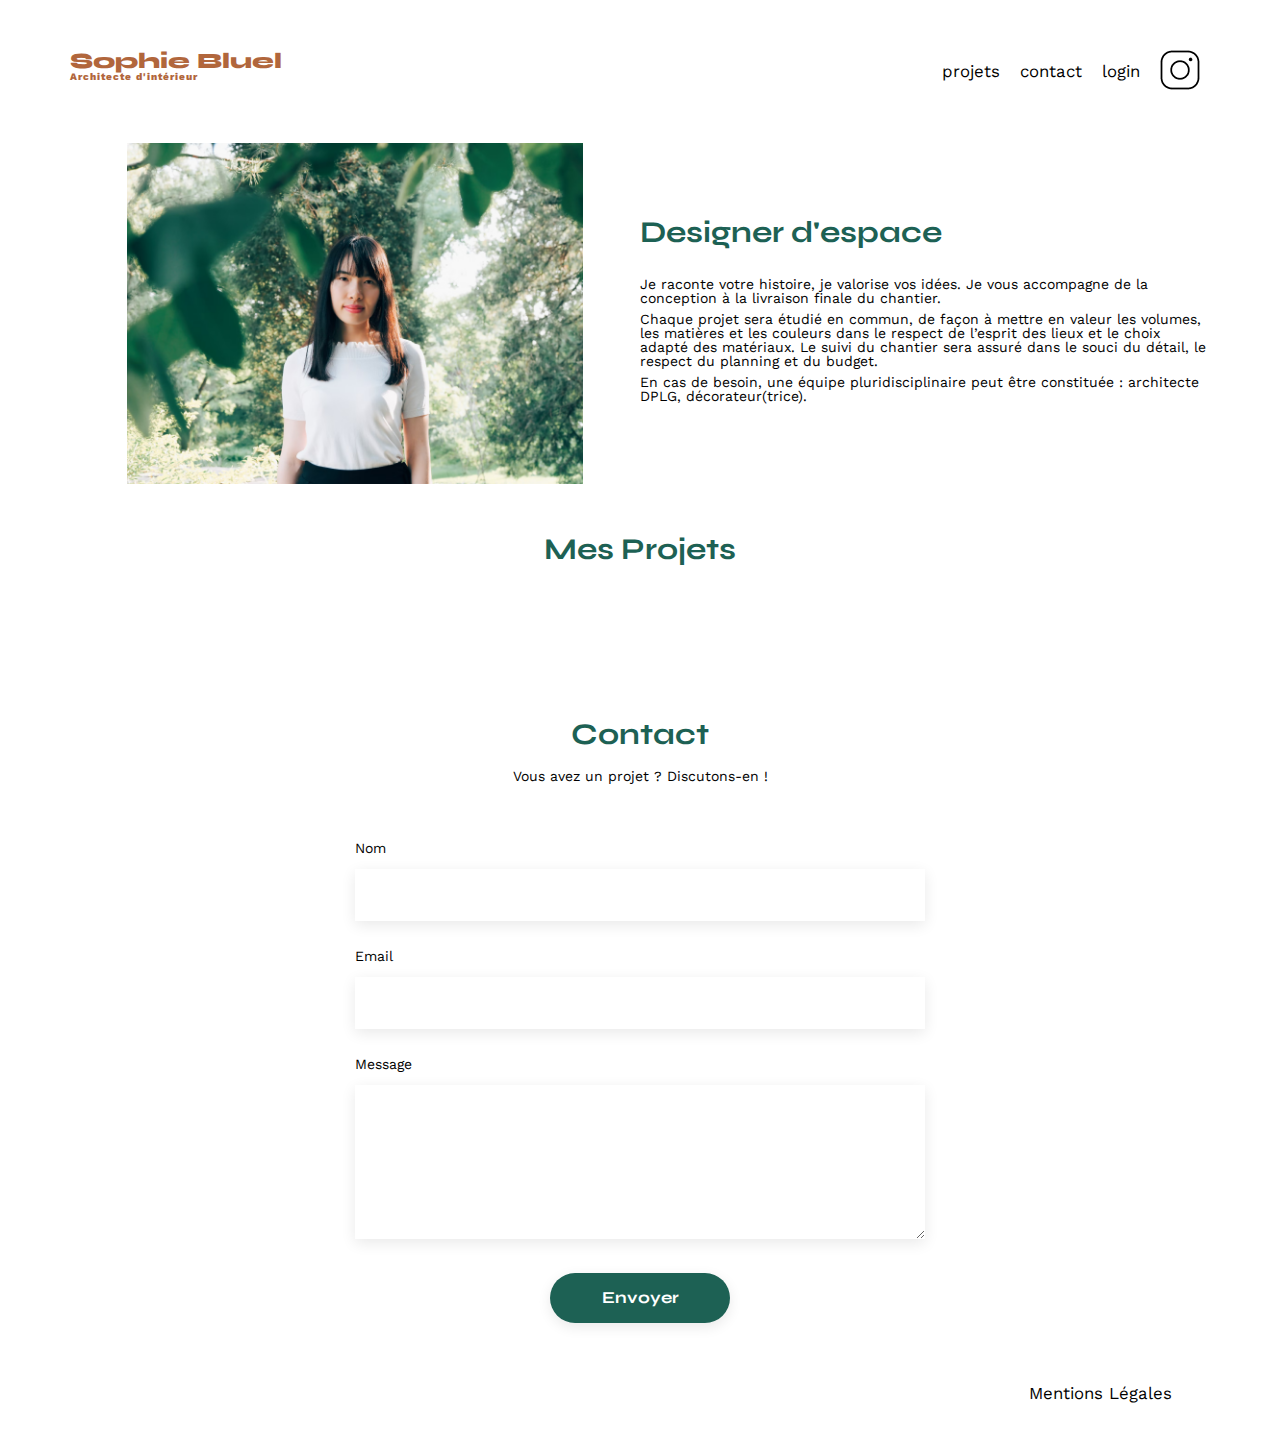
<file: FrontEnd/index.html>
<!DOCTYPE html>
<html lang="fr">
  <head>
    <meta charset="UTF-8" />
    <title>Sophie Bluel - Architecte d'intérieur</title>
    <meta name="viewport" content="width=device-width, initial-scale=1.0" />
    <link rel="preconnect" href="https://fonts.googleapis.com" />
    <link rel="preconnect" href="https://fonts.gstatic.com" crossorigin />
    <link
      href="https://fonts.googleapis.com/css2?family=Syne:wght@700;800&family=Work+Sans&display=swap"
      rel="stylesheet"
    />
    <link
      rel="stylesheet"
      href="https://cdnjs.cloudflare.com/ajax/libs/font-awesome/6.4.0/css/all.min.css"
      integrity="sha512-iecdLmaskl7CVkqkXNQ/ZH/XLlvWZOJyj7Yy7tcenmpD1ypASozpmT/E0iPtmFIB46ZmdtAc9eNBvH0H/ZpiBw=="
      crossorigin="anonymous"
      referrerpolicy="no-referrer"
    />
    <meta name="description" content="" />
    <link rel="stylesheet" href="./assets/style.css" />
  </head>
  <!-- barre noir  -->
  <body>
    <aside class="blackBar" style="display: none">
      <i class="fa-regular fa-pen-to-square"></i>
      <p>Mode édition</p>
    </aside>
    <header>
      <h1>Sophie Bluel <span>Architecte d'intérieur</span></h1>
      <nav>
        <ul>
          <li>projets</li>
          <li>contact</li>
          <a id="loginButton" href="./login.html"><li>login</li></a>
          <li><img src="./assets/icons/instagram.png" alt="Instagram" /></li>
        </ul>
      </nav>
    </header>
    <main>
      <section id="introduction">
        <figure>
          <img src="./assets/images/sophie-bluel.png" alt="" />
        </figure>
        <article>
          <h2>Designer d'espace</h2>
          <p>
            Je raconte votre histoire, je valorise vos idées. Je vous accompagne
            de la conception à la livraison finale du chantier.
          </p>
          <p>
            Chaque projet sera étudié en commun, de façon à mettre en valeur les
            volumes, les matières et les couleurs dans le respect de l’esprit
            des lieux et le choix adapté des matériaux. Le suivi du chantier
            sera assuré dans le souci du détail, le respect du planning et du
            budget.
          </p>
          <p>
            En cas de besoin, une équipe pluridisciplinaire peut être constituée
            : architecte DPLG, décorateur(trice).
          </p>
        </article>
      </section>
      <section id="portfolio">
        <h2>
          Mes Projets
          <a class="js__modal" href="#modal1" style="display: none"
            ><i class="fa-solid fa-pen-to-square"></i>modifier</a
          >
        </h2>
        <!-- barre noir  -->
        <aside class="blackBar" style="display: none">
          <i class="fa-regular fa-pen-to-square"></i>
          <p>Mode édition</p>
        </aside>
        <!-- modal 1-->
        <aside
          id="modal1"
          class="modal"
          aria-hidden="true"
          aria-labelledby="title__modal"
          style="display: none"
        >
          <div class="modal__wrapper js__modal__stop">
            <i class="fa-solid fa-xmark close__icon"></i>
            <h3 id="title__modal">Galerie Photos</h3>
            <span></span>
            <div class="gallery__modal" id="galleryModal"></div>
            <div id="submit__modal">
              <form action="#" method="post">
                <input
                  type="button"
                  id="submit__add__picture"
                  value="Ajouter une photo"
                />
              </form>
            </div>
          </div>
        </aside>
        <!-- modal2 -->
        <aside
          id="modal2"
          class="modal"
          aria-hidden="true"
          aria-labelledby="title__modal2"
          style="display: none"
        >
          <div class="modal__wrapper js__modal__stop">
            <i class="fa-solid fa-arrow-left return__icon"></i>
            <i class="fa-solid fa-xmark close__icon"></i>
            <form class="add__picture">
              <h3 id="title__modal">Ajout de photo</h3>
              <div class="add__picture__preview">
                <i class="fa-regular fa-image"></i>

                <input
                  type="file"
                  class="add__picture__btn"
                  id="add__picture__modal"
                  accept="image/*"
                  hidden
                />
                <label for="file" id="add__picture__upload">
                  + Ajouter photo
                </label>
                <span class="messageUpload"></span>
                <p>jpg, png : 4mo max</p>
              </div>
              <div class="add__picture__title">
                <label for="input-title">Titre</label>
                <input type="text" name="title" id="input-title" />

                <div class="category">
                  <label for="categories"> Catégorie </label>
                  <select name="category" id="category">
                    <option
                      value="0"
                      disabled
                      selected
                      hidden
                      label="Choisissez une option"
                      --
                    >
                      >
                    </option>
                    <option value="1">Objets</option>
                    <option value="2">Appartements</option>
                    <option value="3">Hotels & restaurants</option>
                  </select>
                </div>
              </div>
              <div id="form__valid">
                <form action="#" method="post">
                  <input type="button" id="add__modal" value="Valider" />
                </form>
              </div>
            </form>
          </div>
        </aside>
        <div id="container-filter"></div>
        <div class="gallery"></div>
      </section>
      <section id="contact">
        <h2>Contact</h2>
        <p>Vous avez un projet ? Discutons-en !</p>
        <form action="#" method="post">
          <label for="name">Nom</label>
          <input type="text" name="name" id="name" />
          <label for="email">Email</label>
          <input type="email" name="email" id="email" />
          <label for="message">Message</label>
          <textarea name="message" id="message" cols="30" rows="10"></textarea>
          <input type="submit" value="Envoyer" />
        </form>
      </section>
    </main>
    <footer>
      <nav>
        <ul>
          <li>Mentions Légales</li>
        </ul>
      </nav>
    </footer>
    <script src="index.js"></script>
    <script src="modal.js"></script>
  </body>
</html>
</file>
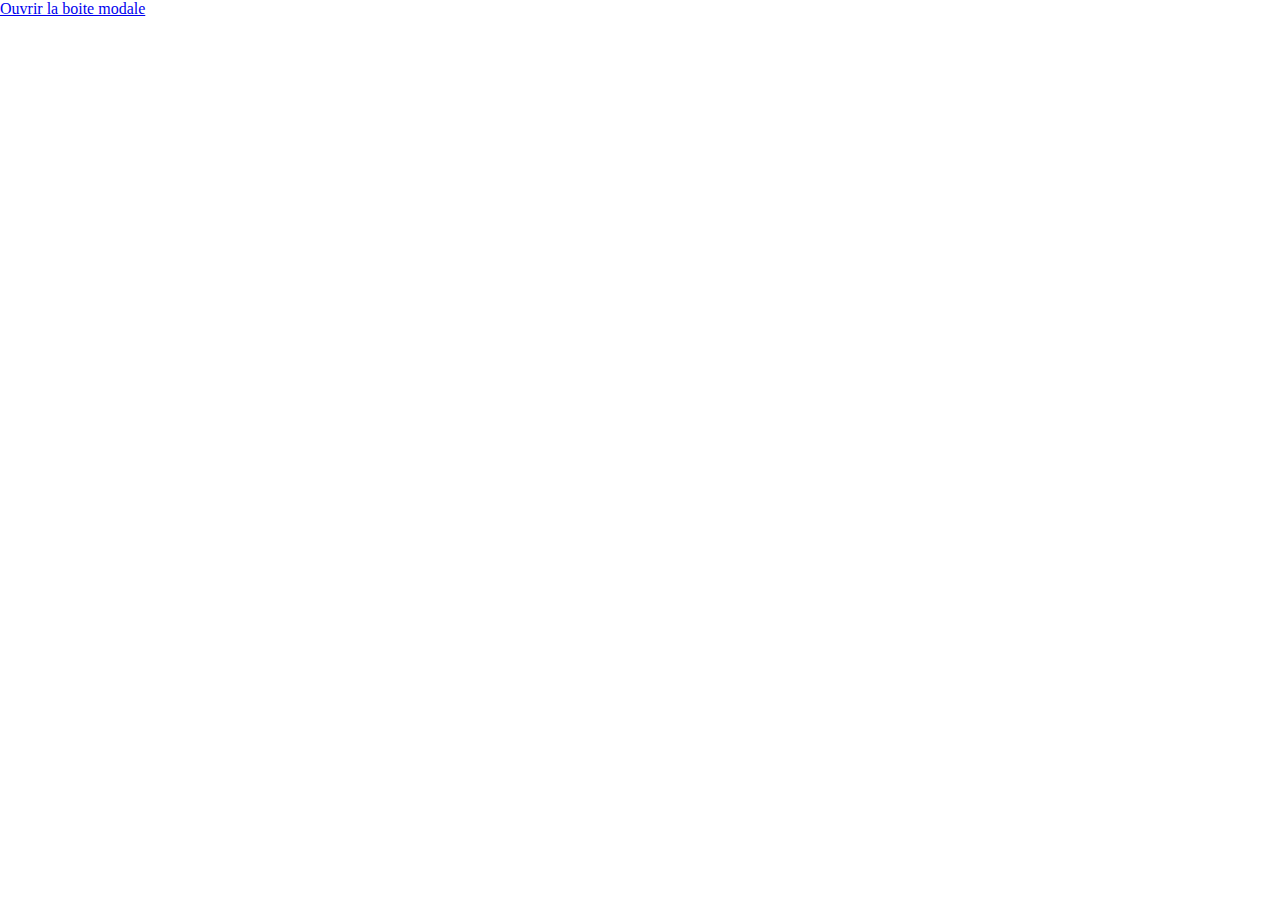
<file: FrontEnd/Exercice modal/index.html>
<!DOCTYPE html>
<html lang="en">
  <head>
    <meta charset="UTF-8" />
    <meta name="viewport" content="width=device-width, initial-scale=1.0" />
    <title>Tutoriel modal</title>
    <link rel="stylesheet" href="./style.css" />
  </head>
  <body>
    <a href="#modal1" class="js-modal">Ouvrir la boite modale</a>

    <aside
      id="modal1"
      class="modal"
      aria-hidden="true"
      role="dialog"
      aria-labelledby="titlemodal"
      style="display: none"
    >
      <!-- aria et role pour l'accessibilité -->
      <div class="modal-wrapper js-modal-stop">
        <button class="js-modal-close">Fermer la boite modale</button>
        <h1 id="titlemodal">Hic nisi eaque cum sunt facilis.</h1>
        <p>
          Lorem ipsum dolor sit amet. Eum mollitia velit ab quod totam in
          doloribus consequatur vel voluptas corporis non deserunt molestiae cum
          omnis dignissimos. Rem consequatur placeat qui fugiat quidem aut
          veritatis earum ut facilis iure et galisum accusantium. Qui illum
          obcaecati qui nihil ipsam quo voluptatem maxime?
        </p>
        <input type="text" />
        <h2>Qui fugiat deserunt aut sapiente nobis.</h2>
        <p>
          Aut omnis sequi quo galisum natus ad assumenda animi? Sed sunt veniam
          est harum quia qui molestias adipisci non magni sint. Non labore porro
          At veniam molestias ex soluta accusantium aut commodi explicabo et
          magnam ullam aut autem veniam. Est optio cupiditate in iusto officia
          qui nisi molestias et blanditiis dolore eum molestiae dolores id
          placeat explicabo et exercitationem earum.
        </p>

        <a href="#"> hopihop </a>

        <h3>Sit voluptas saepe sed unde rerum.</h3>
        <p>
          Sed omnis impedit qui cupiditate sunt est sunt harum et dolorum error
          est alias ducimus et reiciendis voluptas sit ipsum animi. Ut harum
          voluptatem vel laborum nesciunt quo libero tempora sit voluptatem
          quisquam ut asperiores sunt et vero reprehenderit. Ea ratione fuga id
          distinctio fuga aut voluptas inventore sit nihil error in assumenda
          voluptatem aut maxime nulla et modi repudiandae.
        </p>
      </div>
    </aside>
    <script src="./app.js"></script>
  </body>
</html>
</file>
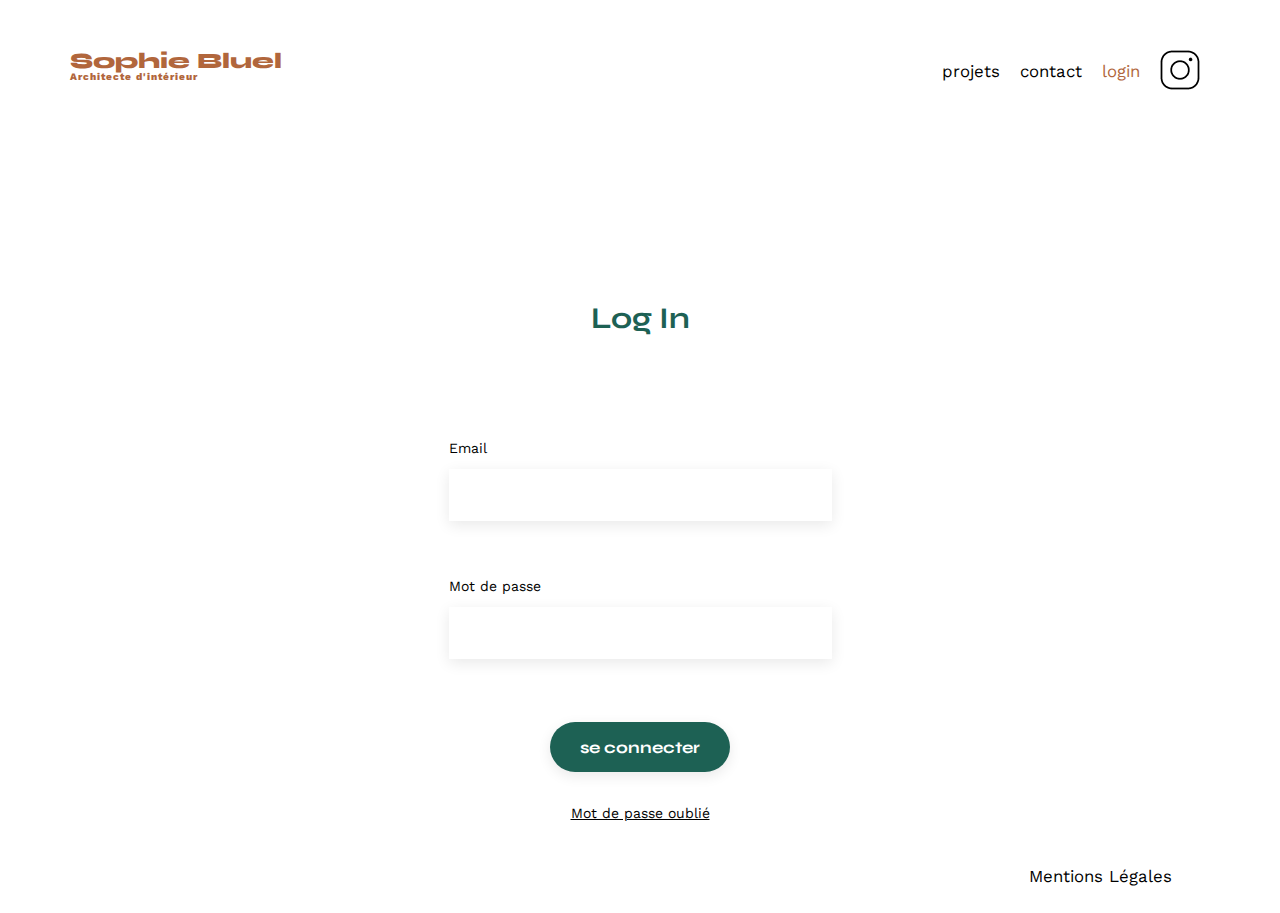
<file: FrontEnd/login.html>
<!DOCTYPE html>
<html lang="fr">
  <head>
    <meta charset="UTF-8" />
    <title>Login</title>
    <meta name="viewport" content="width=device-width, initial-scale=1.0" />
    <link rel="preconnect" href="https://fonts.googleapis.com" />
    <link rel="preconnect" href="https://fonts.gstatic.com" crossorigin />
    <link
      href="https://fonts.googleapis.com/css2?family=Syne:wght@700;800&family=Work+Sans&display=swap"
      rel="stylesheet"
    />
    <meta name="description" content="" />
    <link rel="stylesheet" href="./assets/style.css" />
  </head>
  <body>
    <header>
      <h1>Sophie Bluel <span>Architecte d'intérieur</span></h1>
      <nav>
        <ul>
          <a href="./index.html"><li>projets</li></a>
          <li>contact</li>
          <li id="loginButton">login</li>
          <li><img src="./assets/icons/instagram.png" alt="Instagram" /></li>
        </ul>
      </nav>
    </header>
    <main>
      <section class="login" id="contact">
        <h2>Log In</h2>
        <form action="#" id="loginForm" method="POST">
          <!-- email -->
          <div class="form-container">
            <label for="email">Email</label>
            <input type="email" name="email" id="email" class="email" />
            <span></span>
          </div>
          <!-- password -->
          <div class="form-container">
            <label for="password">Mot de passe</label>
            <input
              type="password"
              name="password"
              id="password"
              class="password"
            />
            <span></span>
          </div>

          <div class="form-container">
            <input
              type="submit"
              name="submit"
              value="se connecter"
              id="submit"
            />
          </div>
        </form>
        <p>Mot de passe oublié</p>
        <span class="errorLogin"></span>
      </section>
    </main>
    <footer>
      <nav>
        <ul>
          <li>Mentions Légales</li>
        </ul>
      </nav>
    </footer>
    <script src="./login.js"></script>
  </body>
</html>
</file>
<file: FrontEnd/Exercice modal/style.css>
body,
html {
  margin: 0;
  padding: 0;
}

* {
  box-sizing: border-box;
}

.modal {
  position: fixed;
  display: flex;
  align-items: center;
  justify-content: center;
  top: 0;
  left: 0;
  width: 100%;
  height: 100%;
  background: rgba(0, 0, 0, 0.8);
}

.modal-wrapper {
  overflow: auto;
  width: 600px;
  max-width: calc(100vw - 20px); /* 1 fois la hauteur de l'ecran  */
  max-height: calc(100vh - 20px);
  padding: 20px;
  background: #fff;
}
</file>
<file: FrontEnd/assets/style.css>
/* http://meyerweb.com/eric/tools/css/reset/
   v2.0 | 20110126
   License: none (public domain)
*/

html,
body,
div,
span,
applet,
object,
iframe,
h1,
h2,
h3,
h4,
h5,
h6,
p,
blockquote,
pre,
a,
abbr,
acronym,
address,
big,
cite,
code,
del,
dfn,
em,
img,
ins,
kbd,
q,
s,
samp,
small,
strike,
strong,
sub,
sup,
tt,
var,
b,
u,
i,
center,
dl,
dt,
dd,
ol,
ul,
li,
fieldset,
form,
label,
legend,
table,
caption,
tbody,
tfoot,
thead,
tr,
th,
td,
article,
aside,
canvas,
details,
embed,
figure,
figcaption,
footer,
header,
hgroup,
menu,
nav,
output,
ruby,
section,
summary,
time,
mark,
audio,
video {
  margin: 0;
  padding: 0;
  border: 0;
  font-size: 100%;
  font: inherit;
  vertical-align: baseline;
}
/* HTML5 display-role reset for older browsers */
article,
aside,
details,
figcaption,
figure,
footer,
header,
hgroup,
menu,
nav,
section {
  display: block;
}
body {
  line-height: 1;
}
ol,
ul {
  list-style: none;
}
blockquote,
q {
  quotes: none;
}
blockquote:before,
blockquote:after,
q:before,
q:after {
  content: "";
  content: none;
}
table {
  border-collapse: collapse;
  border-spacing: 0;
}
/** end reset css**/
body {
  max-width: 1140px;
  margin: auto;
  font-family: "Work Sans";
  font-size: 14px;
}
header {
  display: flex;
  justify-content: space-between;
  margin: 50px 0;
}
section {
  margin: 50px 0;
}

h1 {
  display: flex;
  flex-direction: column;
  font-family: "Syne";
  font-size: 22px;
  font-weight: 800;
  color: #b1663c;
}

h1 > span {
  font-family: "Work Sans";
  font-size: 10px;
  letter-spacing: 0.1em;
}

h2 {
  font-family: "Syne";
  font-weight: 700;
  font-size: 30px;
  color: #1d6154;
}

#loginButton,
ul a {
  text-decoration: none;
  list-style-type: none;
  color: black;
  cursor: pointer;
}
nav ul,
#loginButton {
  display: flex;
  align-items: center;
  list-style-type: none;
}

nav li,
#loginButton {
  padding: 0 10px;
  font-size: 1.2em;
  cursor: pointer;
}

li:hover,
#loginButton {
  color: #b1663c;
}

#introduction {
  display: flex;
  align-items: center;
}
#introduction figure {
  flex: 1;
}
#introduction img {
  display: block;
  margin: auto;
  width: 80%;
}

#introduction article {
  flex: 1;
}
#introduction h2 {
  margin-bottom: 1em;
}

#introduction p {
  margin-bottom: 0.5em;
}
#portfolio h2 {
  text-align: center;
  margin-bottom: 1em;
}

/* barre noir */

.blackBar {
  max-width: none;
  display: flex;
  justify-content: center;
  align-items: center;
  color: white;
  background-color: black;
  width: 100%; /* prend la largeur de l'ecran */
  height: 59px;
  font-size: 16px;
  gap: 10px;
}

/* Boutons */
.btn {
  font-family: "Syne";
  font-weight: 700;
  color: #1d6154;
  background-color: white;
  border-radius: 60px;
  border: #1d6154 1px solid;
  min-width: 100px;
  height: 37px;
  opacity: 1;
  transition: 500ms;
  cursor: pointer;
}

.btn:hover {
  background-color: #1d6154;
  color: white;
}

#container-filter {
  display: flex;
  justify-content: center;
  gap: 10px;
  padding: 25px 0px 50px 0px;
}

/****** Login********/

.login {
  padding-top: 160px;
  display: flex;
  flex-direction: column;
  align-items: center;
  margin-bottom: 200px;
}

.login p {
  text-decoration: underline;
}

.email,
.password {
  width: 379px;
}

.errorLogin,
.text-danger {
  color: #d65353;
  font-weight: bold;
  width: 100%;
  display: block;
  text-align: center;
  padding-top: 20px;
}

.text-success {
  color: #1d6154;
  font-weight: bold;
  width: 100%;
  display: block;
  text-align: center;
  padding-top: 20px;
}

.gallery {
  width: 100%;
  display: grid;
  grid-template-columns: 1fr 1fr 1fr;
  grid-column-gap: 20px;
  grid-row-gap: 20px;
}

.gallery img {
  width: 100%;
}
#contact {
  width: 50%;
  margin: auto;
}
#contact > * {
  text-align: center;
}
#contact h2 {
  margin-bottom: 20px;
}
#contact form {
  text-align: left;
  margin-top: 30px;
  display: flex;
  flex-direction: column;
}

.form-container {
  text-align: left;
  margin-top: 30px;
  display: flex;
  flex-direction: column;
}

#contact input {
  height: 50px;
  font-size: 1.2em;
  border: none;
  box-shadow: 0px 4px 14px rgba(0, 0, 0, 0.09);
}
#contact label {
  margin: 2em 0 1em 0;
}
#contact textarea {
  border: none;
  box-shadow: 0px 4px 14px rgba(0, 0, 0, 0.09);
}

input[type="submit"] {
  font-family: "Syne";
  font-weight: 700;
  color: white;
  background-color: #1d6154;
  margin: 2em auto;
  width: 180px;
  text-align: center;
  border-radius: 60px;
}

footer nav ul {
  display: flex;
  justify-content: flex-end;
  margin: 2em;
}

/****** Modal ********/

.modal {
  position: fixed;
  display: flex;
  align-items: center;
  justify-content: center;
  top: 0;
  left: 0;
  width: 100%;
  height: 100%;
  background: rgba(0, 0, 0, 0.4);
}

.modal__wrapper {
  overflow: auto;
  width: 600px;
  max-height: 670px;
  padding: 20px;
  background: white;
  border-radius: 10px;
}

.js__modal {
  justify-content: center;
  align-items: center;
  gap: 10px;
  color: black;
  font-size: 14px;
  border: none;
  background-color: transparent;
}

.fa-pen-to-square {
  padding-right: 8px;
}

#title__modal {
  font-size: 26px;
  text-align: center;
  line-height: 30px;
  margin-top: 0px;
  margin-bottom: 41px;
}

.gallery__modal {
  display: flex;
  flex-direction: row;
  flex-wrap: wrap;
  gap: 10px;
  margin: 30px 80px 30px 80px;
  padding-bottom: 50px;
  border-bottom: 1px solid #b3b3b3;
}

.gallery__modal img {
  width: 74px;
  height: 104px;
}

.gallery__modal figure {
  display: flex;
  flex-direction: column;
  position: relative;
}

.fa-trash-can {
  position: relative;
  left: 70%;
  top: 21px;
  background: black;
  color: white;
  padding: 4px;
  font-size: 9px;
  text-align: center;
  border-radius: 2px;
  width: 10px;
  cursor: pointer;
}

#submit__modal {
  width: 50%;
  margin: auto;
  text-align: center;
}

#submit__add__picture {
  margin-top: 0px;
  width: 237px;
  height: 36px;
  border: none;
  color: white;
  background-color: #1d6154;
  text-align: center;
  border-radius: 60px;
  cursor: pointer;
}

.close__icon {
  display: flex;
  justify-content: flex-end;
  cursor: pointer;
  font-size: 20px;
}

/****** Modal 2 ********/

.return__icon {
  position: absolute;
  border: none;
  background-color: white;
  font-size: 22px;
  cursor: pointer;
}

.add__picture {
  display: flex;
  flex-direction: column;
  justify-content: center;
  width: 430px;
  align-items: center;
  padding: 0 85px;
}

.add__picture__preview {
  display: flex;
  justify-content: center;
  flex-direction: column;
  margin-bottom: 30px;
  align-items: center;
  background-color: #e8f1f6;
  width: 100%;
}

.add__picture__preview img {
  height: 100%;
  width: 50%;
  object-fit: contain;
  border-radius: 5px;
}

.add__picture__preview p {
  font-size: 10px;
  line-height: 21px;
  text-align: center;
  margin-bottom: 21px;
  margin-top: 7px;
}
.fa-image {
  font-size: 60px;
  color: #b9c5cc;
  margin-bottom: 20px;
}

#add__picture__upload {
  display: flex;
  border-radius: 50px;
  background-color: #cbd6dc;
  width: 173px;
  height: 36px;
  align-items: center;
  text-align: center;
  justify-content: center;
  color: #306685;
  cursor: pointer;
}

.add__picture__btn label {
  padding: 10px 25px;
  font-size: 20px;
  font-weight: 500;
  border: none;
  outline: none;
  background: white;
  color: #1d6154;
  cursor: pointer;
}

.add__picture__title {
  display: flex;
  flex-direction: column;
  width: 100%;
  border-bottom: 1px solid #b3b3b3;
  gap: 20px;
}

.add__picture__title input {
  height: 50px;
  font-size: 14px;
  border: none;
  box-shadow: 0px 4px 14px rgba(0, 0, 0, 0.09);
}

.add__picture__title label {
  margin: 2em 0 1em 0;
}

.category {
  display: flex;
  flex-direction: column;
}

#category {
  height: 50px;
  font-size: 14px;
  margin-bottom: 35px;
  border: none;
  box-shadow: 0px 4px 14px rgba(0, 0, 0, 0.09);
}
#add__modal {
  width: 237px;
  height: 36px;
  color: white;
  background-color: #a7a7a7;
  font-size: 14px;
  margin: 28px;
  border: none;
  font-weight: 700;
  cursor: pointer;
  text-align: center;
  border-radius: 60px;
}
</file>
